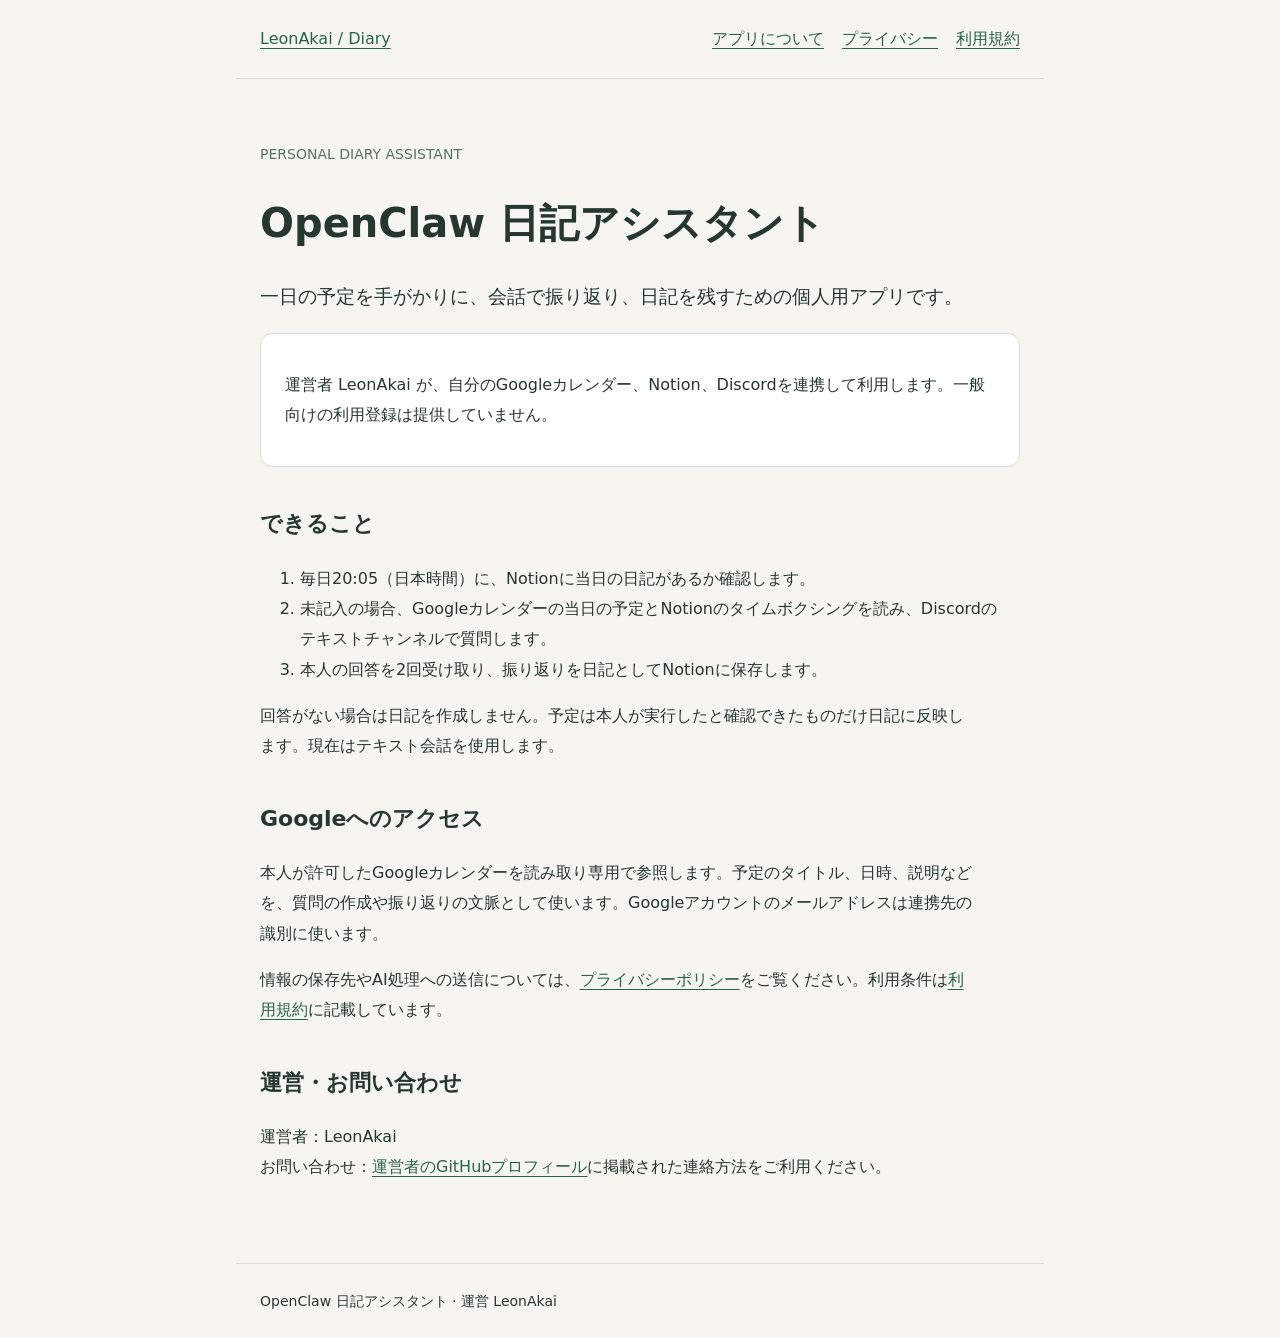
<file: index.html>
<!doctype html><html lang="ja"><head><meta charset="utf-8"><meta name="viewport" content="width=device-width,initial-scale=1"><meta name="description" content="LeonAkaiが個人利用する日記アシスタントの説明とデータの取り扱い。"><title>OpenClaw 日記アシスタント | LeonAkai</title><link rel="stylesheet" href="style.css"></head><body><header><a href="index.html">LeonAkai / Diary</a><nav aria-label="メインナビゲーション"><a href="index.html">アプリについて</a><a href="privacy.html">プライバシー</a><a href="terms.html">利用規約</a></nav></header><main><p class="tag">PERSONAL DIARY ASSISTANT</p><h1>OpenClaw 日記アシスタント</h1><p class="lead">一日の予定を手がかりに、会話で振り返り、日記を残すための個人用アプリです。</p><div class="box"><p>運営者 LeonAkai が、自分のGoogleカレンダー、Notion、Discordを連携して利用します。一般向けの利用登録は提供していません。</p></div><h2>できること</h2><ol><li>毎日20:05（日本時間）に、Notionに当日の日記があるか確認します。</li><li>未記入の場合、Googleカレンダーの当日の予定とNotionのタイムボクシングを読み、Discordのテキストチャンネルで質問します。</li><li>本人の回答を2回受け取り、振り返りを日記としてNotionに保存します。</li></ol><p>回答がない場合は日記を作成しません。予定は本人が実行したと確認できたものだけ日記に反映します。現在はテキスト会話を使用します。</p><h2>Googleへのアクセス</h2><p>本人が許可したGoogleカレンダーを読み取り専用で参照します。予定のタイトル、日時、説明などを、質問の作成や振り返りの文脈として使います。Googleアカウントのメールアドレスは連携先の識別に使います。</p><p>情報の保存先やAI処理への送信については、<a href="privacy.html">プライバシーポリシー</a>をご覧ください。利用条件は<a href="terms.html">利用規約</a>に記載しています。</p><h2>運営・お問い合わせ</h2><p>運営者：LeonAkai<br>お問い合わせ：<a href="https://github.com/LeonAkai">運営者のGitHubプロフィール</a>に掲載された連絡方法をご利用ください。</p></main><footer>OpenClaw 日記アシスタント · 運営 LeonAkai</footer></body></html>
</file>
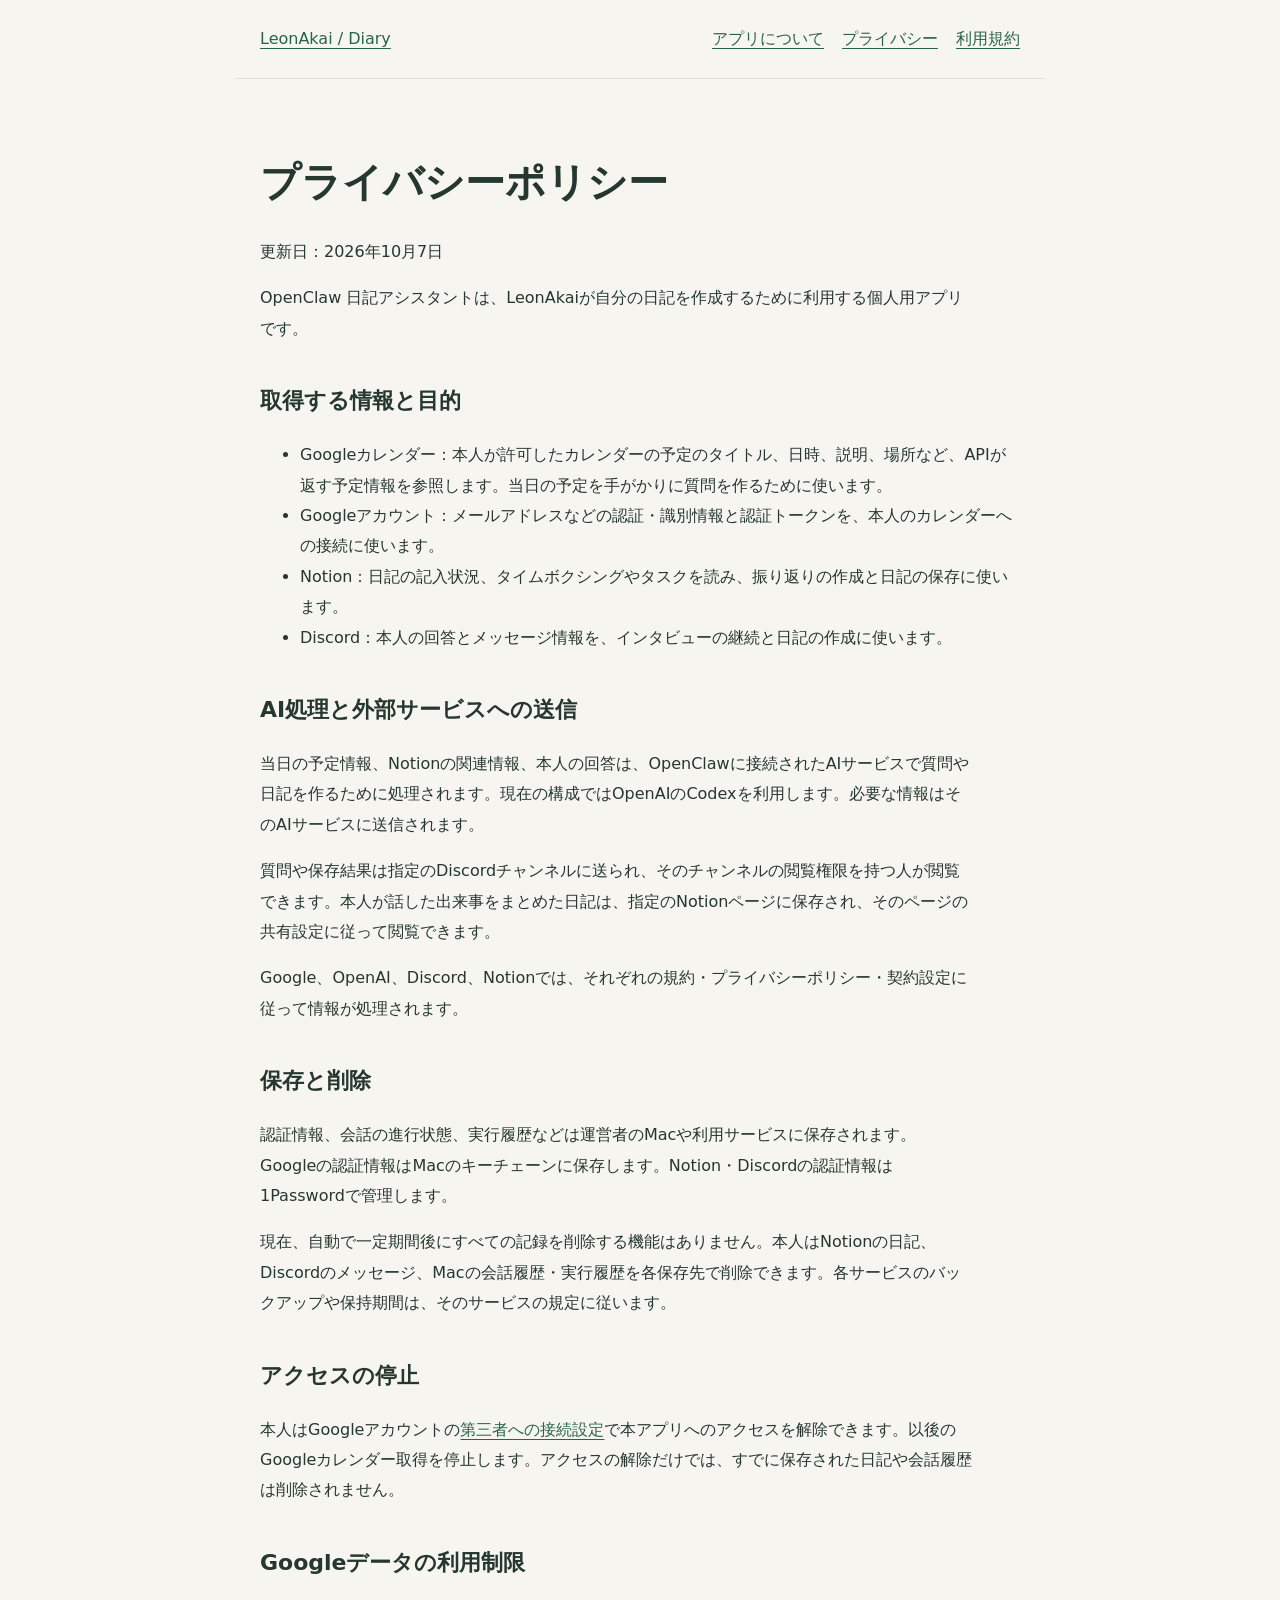
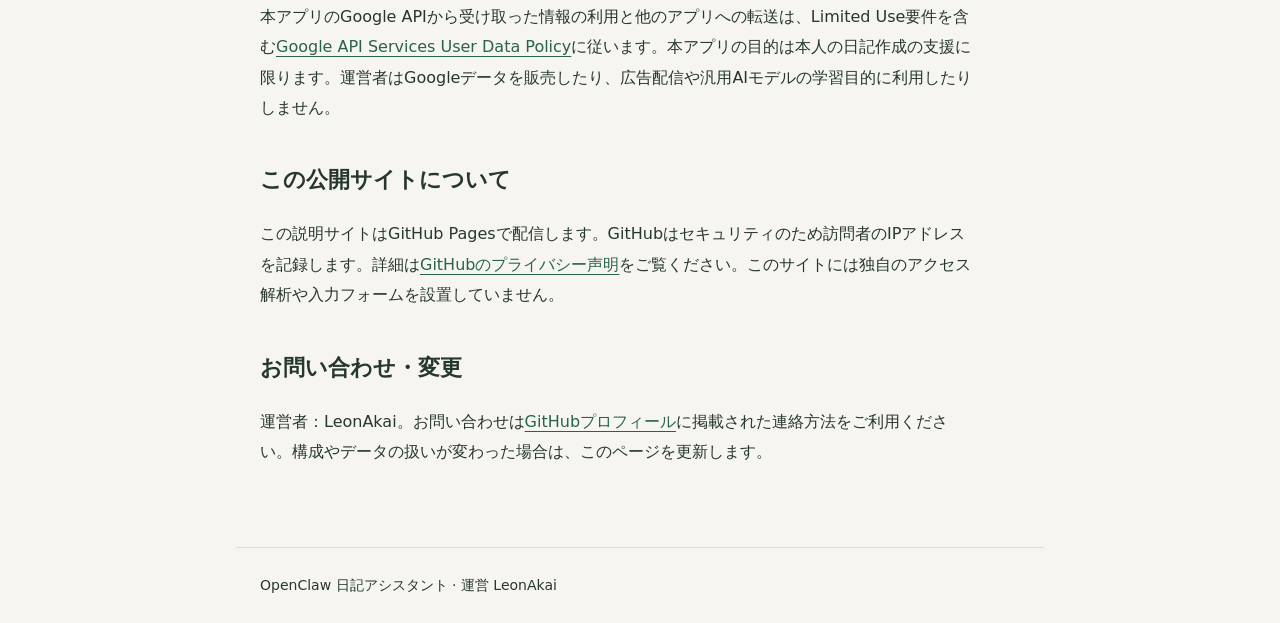
<file: privacy.html>
<!doctype html><html lang="ja"><head><meta charset="utf-8"><meta name="viewport" content="width=device-width,initial-scale=1"><meta name="description" content="LeonAkaiが個人利用する日記アシスタントの説明とデータの取り扱い。"><title>プライバシーポリシー | LeonAkai</title><link rel="stylesheet" href="style.css"></head><body><header><a href="index.html">LeonAkai / Diary</a><nav aria-label="メインナビゲーション"><a href="index.html">アプリについて</a><a href="privacy.html">プライバシー</a><a href="terms.html">利用規約</a></nav></header><main><h1>プライバシーポリシー</h1><p>更新日：2026年10月7日</p><p>OpenClaw 日記アシスタントは、LeonAkaiが自分の日記を作成するために利用する個人用アプリです。</p><h2>取得する情報と目的</h2><ul><li>Googleカレンダー：本人が許可したカレンダーの予定のタイトル、日時、説明、場所など、APIが返す予定情報を参照します。当日の予定を手がかりに質問を作るために使います。</li><li>Googleアカウント：メールアドレスなどの認証・識別情報と認証トークンを、本人のカレンダーへの接続に使います。</li><li>Notion：日記の記入状況、タイムボクシングやタスクを読み、振り返りの作成と日記の保存に使います。</li><li>Discord：本人の回答とメッセージ情報を、インタビューの継続と日記の作成に使います。</li></ul><h2>AI処理と外部サービスへの送信</h2><p>当日の予定情報、Notionの関連情報、本人の回答は、OpenClawに接続されたAIサービスで質問や日記を作るために処理されます。現在の構成ではOpenAIのCodexを利用します。必要な情報はそのAIサービスに送信されます。</p><p>質問や保存結果は指定のDiscordチャンネルに送られ、そのチャンネルの閲覧権限を持つ人が閲覧できます。本人が話した出来事をまとめた日記は、指定のNotionページに保存され、そのページの共有設定に従って閲覧できます。</p><p>Google、OpenAI、Discord、Notionでは、それぞれの規約・プライバシーポリシー・契約設定に従って情報が処理されます。</p><h2>保存と削除</h2><p>認証情報、会話の進行状態、実行履歴などは運営者のMacや利用サービスに保存されます。Googleの認証情報はMacのキーチェーンに保存します。Notion・Discordの認証情報は1Passwordで管理します。</p><p>現在、自動で一定期間後にすべての記録を削除する機能はありません。本人はNotionの日記、Discordのメッセージ、Macの会話履歴・実行履歴を各保存先で削除できます。各サービスのバックアップや保持期間は、そのサービスの規定に従います。</p><h2>アクセスの停止</h2><p>本人はGoogleアカウントの<a href="https://myaccount.google.com/connections">第三者への接続設定</a>で本アプリへのアクセスを解除できます。以後のGoogleカレンダー取得を停止します。アクセスの解除だけでは、すでに保存された日記や会話履歴は削除されません。</p><h2>Googleデータの利用制限</h2><p>本アプリのGoogle APIから受け取った情報の利用と他のアプリへの転送は、Limited Use要件を含む<a href="https://developers.google.com/terms/api-services-user-data-policy">Google API Services User Data Policy</a>に従います。本アプリの目的は本人の日記作成の支援に限ります。運営者はGoogleデータを販売したり、広告配信や汎用AIモデルの学習目的に利用したりしません。</p><h2>この公開サイトについて</h2><p>この説明サイトはGitHub Pagesで配信します。GitHubはセキュリティのため訪問者のIPアドレスを記録します。詳細は<a href="https://docs.github.com/en/site-policy/privacy-policies/github-general-privacy-statement">GitHubのプライバシー声明</a>をご覧ください。このサイトには独自のアクセス解析や入力フォームを設置していません。</p><h2>お問い合わせ・変更</h2><p>運営者：LeonAkai。お問い合わせは<a href="https://github.com/LeonAkai">GitHubプロフィール</a>に掲載された連絡方法をご利用ください。構成やデータの扱いが変わった場合は、このページを更新します。</p></main><footer>OpenClaw 日記アシスタント · 運営 LeonAkai</footer></body></html>
</file>
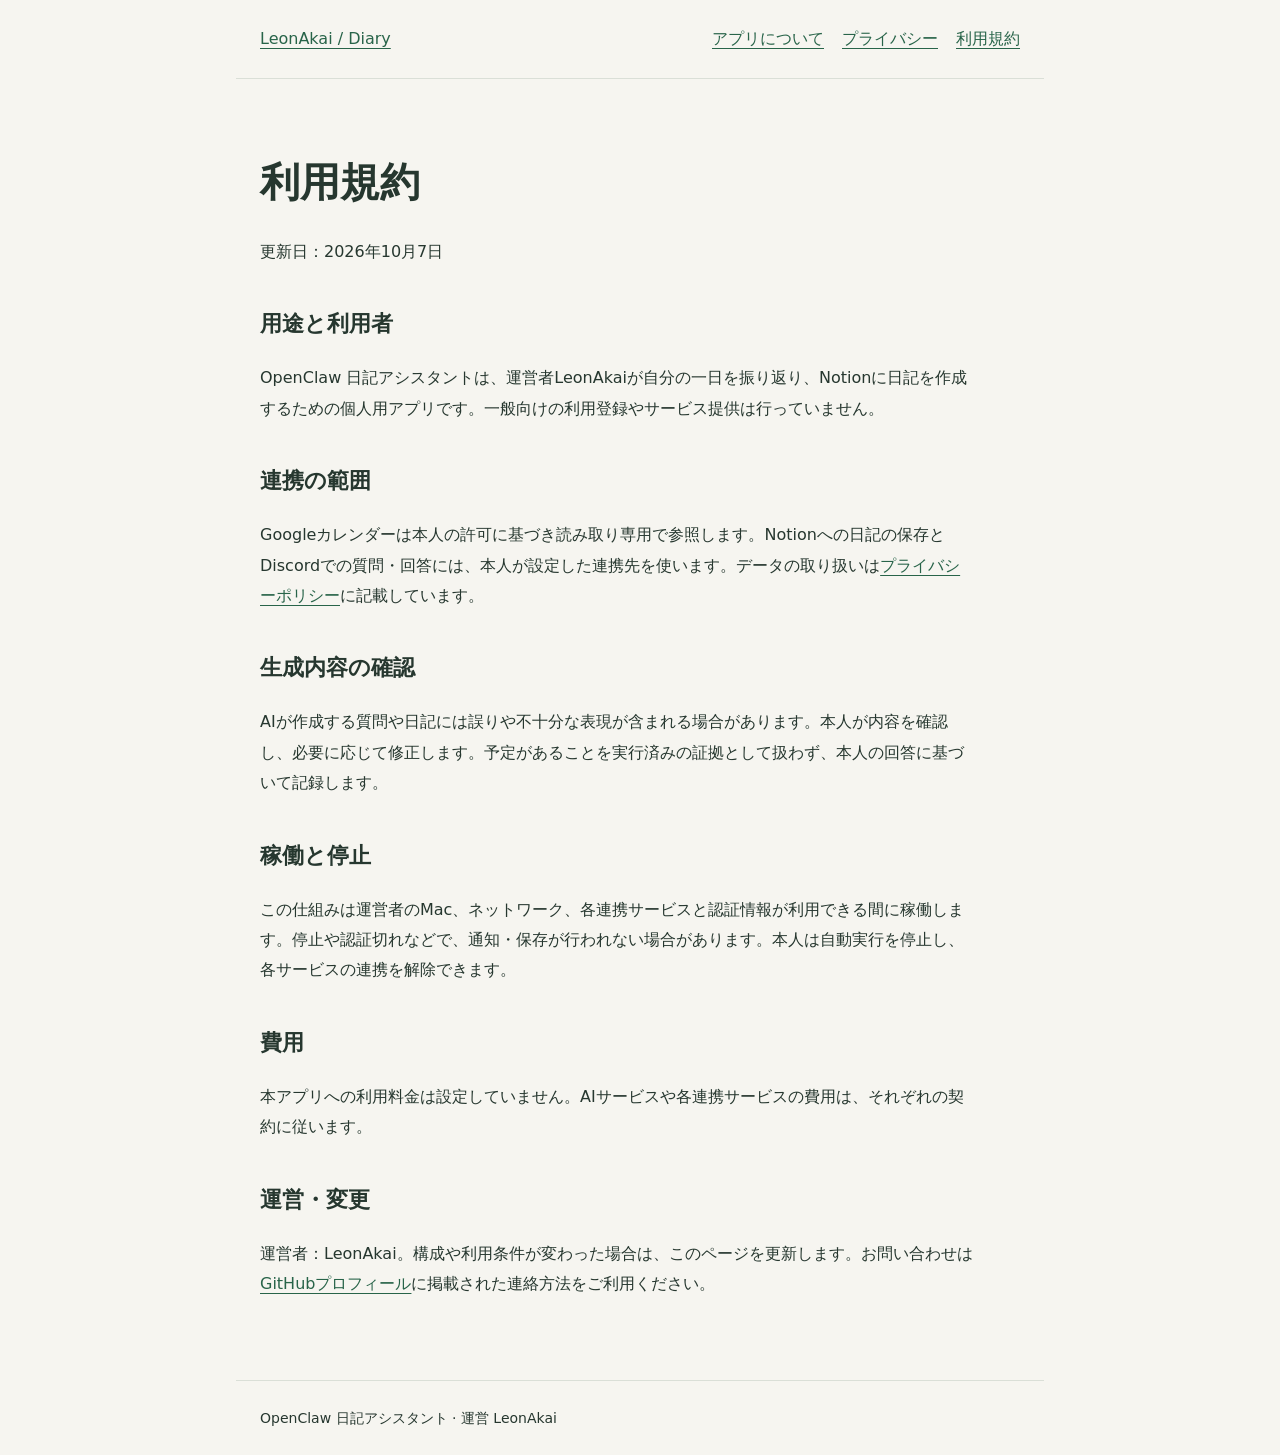
<file: terms.html>
<!doctype html><html lang="ja"><head><meta charset="utf-8"><meta name="viewport" content="width=device-width,initial-scale=1"><meta name="description" content="LeonAkaiが個人利用する日記アシスタントの説明とデータの取り扱い。"><title>利用規約 | LeonAkai</title><link rel="stylesheet" href="style.css"></head><body><header><a href="index.html">LeonAkai / Diary</a><nav aria-label="メインナビゲーション"><a href="index.html">アプリについて</a><a href="privacy.html">プライバシー</a><a href="terms.html">利用規約</a></nav></header><main><h1>利用規約</h1><p>更新日：2026年10月7日</p><h2>用途と利用者</h2><p>OpenClaw 日記アシスタントは、運営者LeonAkaiが自分の一日を振り返り、Notionに日記を作成するための個人用アプリです。一般向けの利用登録やサービス提供は行っていません。</p><h2>連携の範囲</h2><p>Googleカレンダーは本人の許可に基づき読み取り専用で参照します。Notionへの日記の保存とDiscordでの質問・回答には、本人が設定した連携先を使います。データの取り扱いは<a href="privacy.html">プライバシーポリシー</a>に記載しています。</p><h2>生成内容の確認</h2><p>AIが作成する質問や日記には誤りや不十分な表現が含まれる場合があります。本人が内容を確認し、必要に応じて修正します。予定があることを実行済みの証拠として扱わず、本人の回答に基づいて記録します。</p><h2>稼働と停止</h2><p>この仕組みは運営者のMac、ネットワーク、各連携サービスと認証情報が利用できる間に稼働します。停止や認証切れなどで、通知・保存が行われない場合があります。本人は自動実行を停止し、各サービスの連携を解除できます。</p><h2>費用</h2><p>本アプリへの利用料金は設定していません。AIサービスや各連携サービスの費用は、それぞれの契約に従います。</p><h2>運営・変更</h2><p>運営者：LeonAkai。構成や利用条件が変わった場合は、このページを更新します。お問い合わせは<a href="https://github.com/LeonAkai">GitHubプロフィール</a>に掲載された連絡方法をご利用ください。</p></main><footer>OpenClaw 日記アシスタント · 運営 LeonAkai</footer></body></html>
</file>
<file: style.css>
body{margin:0;background:#f6f5f0;color:#26372f;font-family:system-ui,-apple-system,"Noto Sans JP",sans-serif;line-height:1.9}header,main,footer{max-width:760px;margin:auto;padding:24px}header{display:flex;justify-content:space-between;gap:24px;flex-wrap:wrap;border-bottom:1px solid #dadfd7}nav{display:flex;gap:18px;flex-wrap:wrap}a{color:#286449;text-underline-offset:4px}main{padding-top:48px;padding-bottom:64px}h1{font-size:clamp(28px,5vw,40px);line-height:1.4}h2{margin-top:36px;font-size:22px}p,li{max-width:70ch}.tag{font-size:14px;color:#587264}.lead{font-size:19px}.box{padding:20px 24px;border:1px solid #d6ded5;border-radius:12px;background:white}footer{font-size:14px;border-top:1px solid #dadfd7}a:focus-visible{outline:3px solid #286449;outline-offset:4px}
</file>
